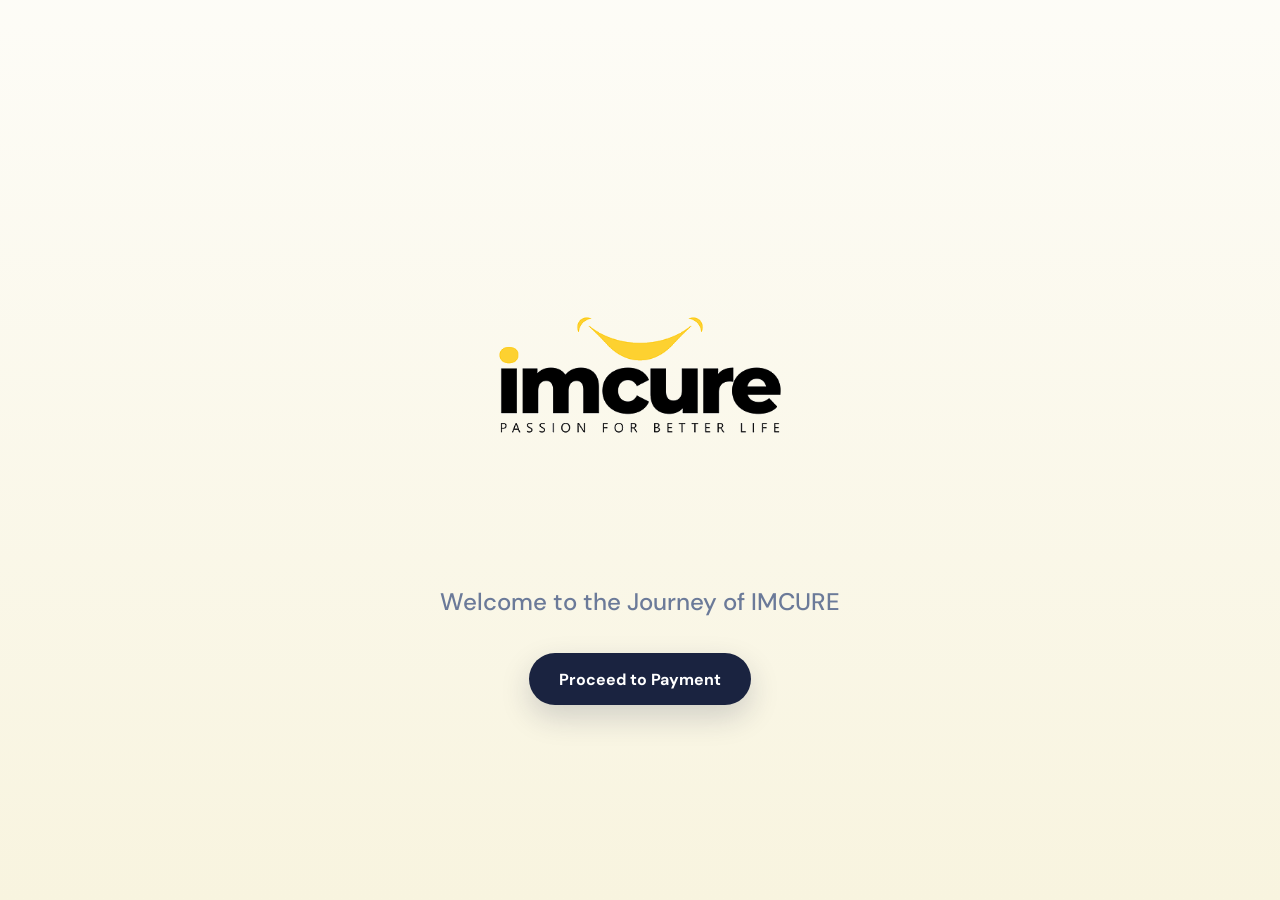
<file: index.html>
<!DOCTYPE html>
<html lang="en">
<head>
  <meta charset="UTF-8" />
  <meta name="viewport" content="width=device-width, initial-scale=1.0" />
  <title>IMCURE</title>
  <meta name="description" content="Welcome to the Journey of IMCURE." />
  <link rel="preconnect" href="https://fonts.googleapis.com" />
  <link rel="preconnect" href="https://fonts.gstatic.com" crossorigin />
  <link href="https://fonts.googleapis.com/css2?family=DM+Sans:wght@400;500;700&family=Fraunces:wght@700;900&display=swap" rel="stylesheet" />
  <style>
    :root {
      --gold: #f5a623;
      --navy: #1a2340;
      --cream: #f8f4df;
      --muted: #6b7a99;
      --white: #fff;
      --font-display: 'Fraunces', Georgia, serif;
      --font-body: 'DM Sans', system-ui, sans-serif;
    }
    * { box-sizing: border-box; margin: 0; padding: 0; }
    body {
      min-height: 100vh;
      background:
        linear-gradient(180deg, rgba(255,255,255,.74), rgba(248,244,223,.96)),
        var(--cream);
      color: var(--navy);
      font-family: var(--font-body);
    }
    .page {
      min-height: 100vh;
      display: flex;
      align-items: center;
      justify-content: center;
      padding: 28px 20px;
      text-align: center;
    }
    .inner {
      width: min(520px, 100%);
    }
    .logo {
      width: min(360px, 84vw);
      height: auto;
      display: block;
      margin: 0 auto 30px;
    }
    .welcome {
      color: var(--muted);
      font-size: clamp(18px, 4vw, 24px);
      line-height: 1.45;
      margin-bottom: 34px;
      font-weight: 500;
    }
    .btn {
      display: inline-flex;
      align-items: center;
      justify-content: center;
      min-height: 52px;
      padding: 0 30px;
      border-radius: 999px;
      background: var(--navy);
      color: var(--white);
      text-decoration: none;
      font-weight: 700;
      box-shadow: 0 12px 30px rgba(26,35,64,.18);
      transition: transform .18s ease, box-shadow .18s ease, background .18s ease;
    }
    .btn:hover {
      background: #243259;
      box-shadow: 0 16px 38px rgba(26,35,64,.24);
      transform: translateY(-1px);
    }
    .btn:focus-visible {
      outline: 3px solid rgba(245,166,35,.65);
      outline-offset: 4px;
    }
  </style>
</head>
<body>
  <main class="page">
    <section class="inner" aria-label="IMCURE landing">
      <img src="logo.png" alt="IMCURE" class="logo" />
      <p class="welcome">Welcome to the Journey of IMCURE</p>
      <a class="btn" id="paymentLink" href="payment.html">Proceed to Payment</a>
    </section>
  </main>
  <script>
    (function () {
      var link = document.getElementById('paymentLink');
      var qs = window.location.search || '';
      if (qs) link.href = 'payment.html' + qs;
    })();
  </script>
</body>
</html>
</file>
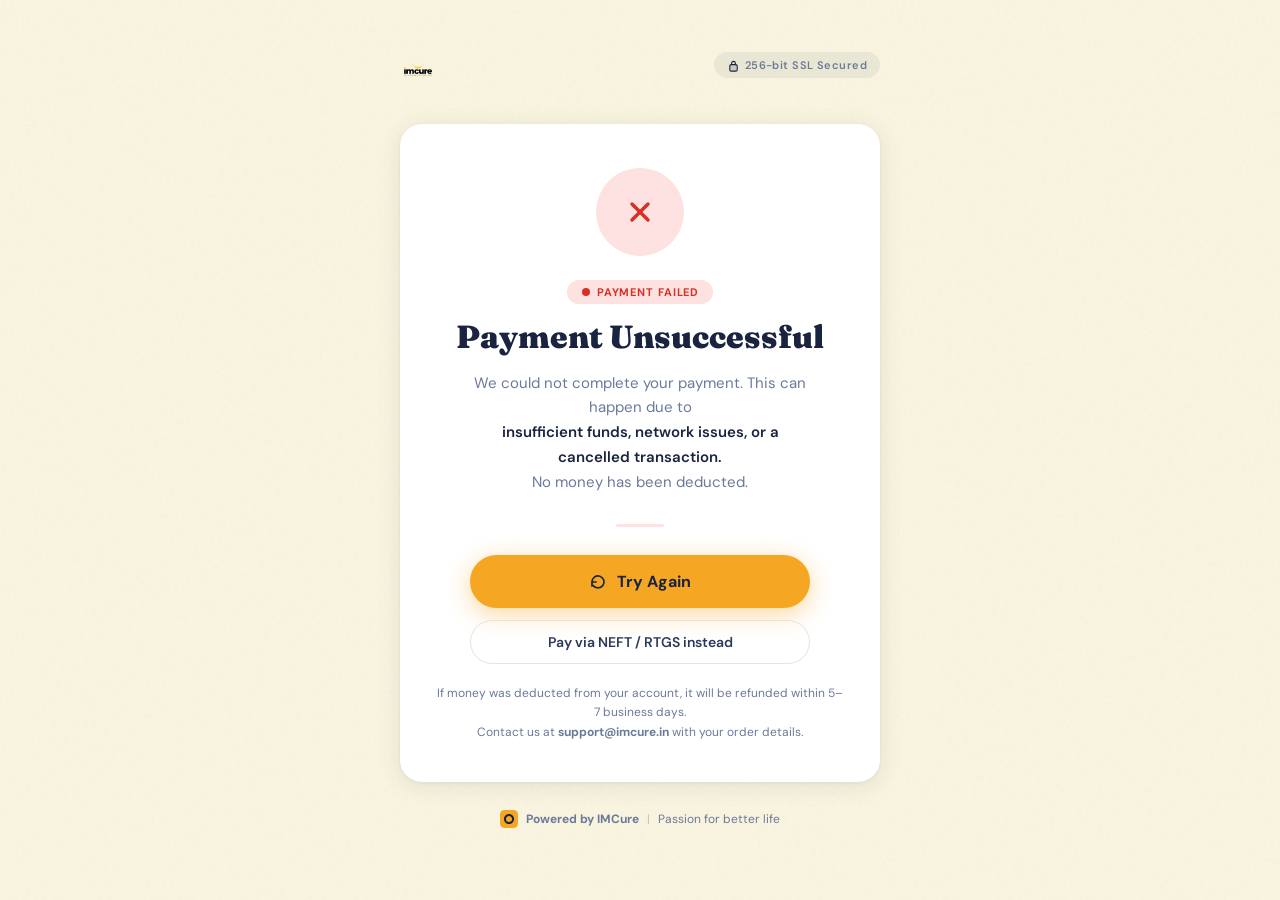
<file: payment-failed.html>
<!DOCTYPE html>
<html lang="en">
<head>
  <meta charset="UTF-8" />
  <meta name="viewport" content="width=device-width, initial-scale=1.0" />
  <title>IMCure - Payment Failed</title>
  <meta name="description" content="Payment could not be completed. Please try again." />
  <link rel="preconnect" href="https://fonts.googleapis.com" />
  <link rel="preconnect" href="https://fonts.gstatic.com" crossorigin />
  <link href="https://fonts.googleapis.com/css2?family=DM+Sans:wght@300;400;500;600;700&family=Fraunces:wght@700;900&display=swap" rel="stylesheet" />
  <link rel="stylesheet" href="style.css" />
  <style>
    .fail-page {
      min-height: 100vh;
      display: flex;
      flex-direction: column;
      align-items: center;
      justify-content: center;
      padding: 40px 20px 60px;
    }

    .fail-header {
      display: flex;
      align-items: center;
      justify-content: space-between;
      width: 100%;
      max-width: 480px;
      margin-bottom: 32px;
    }
    .fail-header .logo-img { height: 36px; width: auto; }
    .fail-header .ssl-badge {
      display: flex; align-items: center; gap: 5px;
      font-size: 11px; font-weight: 600; color: var(--text-muted); letter-spacing: .04em;
    }

    .fail-card {
      background: var(--card-bg);
      border-radius: var(--radius-lg);
      padding: 44px 36px 40px;
      max-width: 480px;
      width: 100%;
      box-shadow: var(--shadow-card);
      text-align: center;
      animation: fadeUp .5s ease both;
    }
    @keyframes fadeUp { from { opacity: 0; transform: translateY(18px); } to { opacity: 1; transform: translateY(0); } }

    /* ── Icon ──────────────────────────────────────────────────── */
    .fail-icon-wrap {
      width: 88px; height: 88px; border-radius: 50%;
      background: #fee2e2;
      display: flex; align-items: center; justify-content: center;
      margin: 0 auto 24px;
      animation: popIn .55s cubic-bezier(0.175,0.885,0.32,1.275) .1s both;
    }
    @keyframes popIn { 0% { transform: scale(0); opacity: 0; } 100% { transform: scale(1); opacity: 1; } }

    /* ── Badge ──────────────────────────────────────────────────── */
    .fail-badge {
      display: inline-flex; align-items: center; gap: 6px;
      background: #fee2e2; color: var(--error);
      font-size: 11px; font-weight: 700;
      letter-spacing: .08em; text-transform: uppercase;
      padding: 5px 14px; border-radius: 100px;
      margin-bottom: 14px;
    }

    /* ── Typography ─────────────────────────────────────────────── */
    .fail-title {
      font-family: var(--font-display);
      font-size: clamp(1.6rem, 5vw, 2rem);
      font-weight: 900; color: var(--navy);
      line-height: 1.2; margin-bottom: 14px;
    }
    .fail-desc {
      font-size: 15px; color: var(--text-muted);
      line-height: 1.65; max-width: 340px;
      margin: 0 auto 30px;
    }
    .fail-desc strong { color: var(--navy); font-weight: 600; }

    /* ── Reason box ─────────────────────────────────────────────── */
    .reason-box {
      display: none;
      background: #fff5f5;
      border: 1px solid rgba(217,48,37,.2);
      border-radius: var(--radius-sm);
      padding: 12px 16px;
      margin-bottom: 28px;
      font-size: 13px;
      color: var(--error);
      line-height: 1.5;
      text-align: left;
    }

    /* ── Divider ─────────────────────────────────────────────────── */
    .divider-line { width: 48px; height: 3px; background: #fee2e2; border-radius: 99px; margin: 0 auto 28px; }

    /* ── Buttons ────────────────────────────────────────────────── */
    .btn-group { display: flex; flex-direction: column; gap: 12px; align-items: center; }

    .retry-btn {
      display: inline-flex; align-items: center; justify-content: center; gap: 10px;
      background: var(--gold); color: var(--navy);
      font-family: var(--font-body); font-weight: 700; font-size: 16px;
      padding: 16px 36px; border-radius: 100px;
      border: none; cursor: pointer;
      width: 100%; max-width: 340px;
      box-shadow: var(--shadow-btn);
      transition: background var(--transition), transform var(--transition), box-shadow var(--transition);
      text-decoration: none;
    }
    .retry-btn:hover { background: var(--gold-dark); transform: translateY(-2px); box-shadow: 0 12px 36px rgba(245,166,35,.55); }

    .neft-btn {
      display: inline-flex; align-items: center; justify-content: center; gap: 10px;
      background: transparent; color: var(--navy-mid);
      font-family: var(--font-body); font-weight: 600; font-size: 14px;
      padding: 12px 28px; border-radius: 100px;
      border: 1.5px solid var(--border);
      cursor: pointer; width: 100%; max-width: 340px;
      text-decoration: none;
      transition: border-color var(--transition), background var(--transition);
    }
    .neft-btn:hover { border-color: var(--navy); background: rgba(26,35,64,.04); }

    .fail-note { font-size: 12px; color: var(--text-muted); margin-top: 20px; line-height: 1.6; }

    /* ── Footer ─────────────────────────────────────────────────── */
    .fail-footer { margin-top: 28px; display: flex; align-items: center; justify-content: center; gap: 8px; font-size: 12px; color: var(--text-muted); }

    @media (max-width: 480px) {
      .fail-card { padding: 32px 18px 32px; border-radius: var(--radius-md); }
      .fail-icon-wrap { width: 72px; height: 72px; }
    }
  </style>
</head>
<body>
<div class="bg-grain"></div>

<main class="page-wrapper fail-page">

  <div class="fail-header">
    <div class="logo-wrap" style="margin:0;">
      <img src="logo.png" alt="IMCure" class="logo-img" />
    </div>
    <div class="ssl-badge">
      <svg width="13" height="13" viewBox="0 0 14 14" fill="none"><rect x="3" y="6" width="8" height="7" rx="1.5" fill="#1a2340" opacity=".15"/><rect x="3" y="6" width="8" height="7" rx="1.5" stroke="#1a2340" stroke-width="1.2" fill="none"/><path d="M5 6V4.5A2 2 0 0 1 9 4.5V6" stroke="#1a2340" stroke-width="1.2" stroke-linecap="round"/></svg>
      256-bit SSL Secured
    </div>
  </div>

  <div class="fail-card">

    <div class="fail-icon-wrap">
      <svg width="40" height="40" viewBox="0 0 40 40" fill="none">
        <path d="M12 12L28 28M28 12L12 28" stroke="#D93025" stroke-width="3.5" stroke-linecap="round"/>
      </svg>
    </div>

    <div class="fail-badge">
      <svg width="10" height="10" viewBox="0 0 10 10"><circle cx="5" cy="5" r="4" fill="#D93025"/></svg>
      Payment Failed
    </div>

    <h1 class="fail-title">Payment Unsuccessful</h1>

    <p class="fail-desc">
      We could not complete your payment. This can happen due to<br />
      <strong>insufficient funds, network issues, or a cancelled transaction.</strong><br />
      No money has been deducted.
    </p>

    <div class="reason-box" id="reasonBox"></div>

    <div class="divider-line"></div>

    <div class="btn-group">
      <a class="retry-btn" href="payment.html" id="retryBtn">
        <svg width="18" height="18" viewBox="0 0 18 18" fill="none"><path d="M3 9a6 6 0 1 1 1.1 3.4" stroke="#1a2340" stroke-width="1.7" stroke-linecap="round"/><path d="M3 13V9h4" stroke="#1a2340" stroke-width="1.7" stroke-linecap="round" stroke-linejoin="round"/></svg>
        Try Again
      </a>
      <a class="neft-btn" href="payment.html" id="neftAlt">
        Pay via NEFT / RTGS instead
      </a>
    </div>

    <p class="fail-note">If money was deducted from your account, it will be refunded within 5–7 business days.<br />Contact us at <strong>support@imcure.in</strong> with your order details.</p>

  </div>

  <footer class="fail-footer">
    <svg width="18" height="18" viewBox="0 0 32 32" fill="none">
      <rect width="32" height="32" rx="8" fill="#F5A623"/>
      <path d="M16 7C11.03 7 7 11.03 7 16C7 20.97 11.03 25 16 25C20.97 25 25 20.97 25 16C25 11.03 20.97 7 16 7Z" fill="#1a2340"/>
      <path d="M16 10.5C12.97 10.5 10.5 12.97 10.5 16C10.5 19.03 12.97 21.5 16 21.5C19.03 21.5 21.5 19.03 21.5 16C21.5 12.97 19.03 10.5 16 10.5Z" fill="#F5A623"/>
    </svg>
    <strong>Powered by IMCure</strong>
    <span style="opacity:.4;">|</span>
    Passion for better life
  </footer>

</main>

<script>
(function () {
  "use strict";

  var params    = new URLSearchParams(window.location.search);
  var orderId   = params.get("order_id");
  var reason    = params.get("reason");
  var reasonBox = document.getElementById("reasonBox");
  var retryBtn  = document.getElementById("retryBtn");

  // Preserve amount param on retry so the form pre-fills
  var amount = params.get("amount");
  if (amount) {
    var retryUrl = "payment.html?amount=" + encodeURIComponent(amount);
    retryBtn.href = retryUrl;
    document.getElementById("neftAlt").href = retryUrl;
  }

  // Show reason if passed in URL
  if (reason && reasonBox) {
    reasonBox.style.display = "block";
    reasonBox.textContent   = decodeURIComponent(reason);
  }

  if (orderId && reasonBox && !reason) {
    reasonBox.style.display = "block";
    reasonBox.textContent   = "Order reference: " + orderId;
  }
})();
</script>
</body>
</html>
</file>
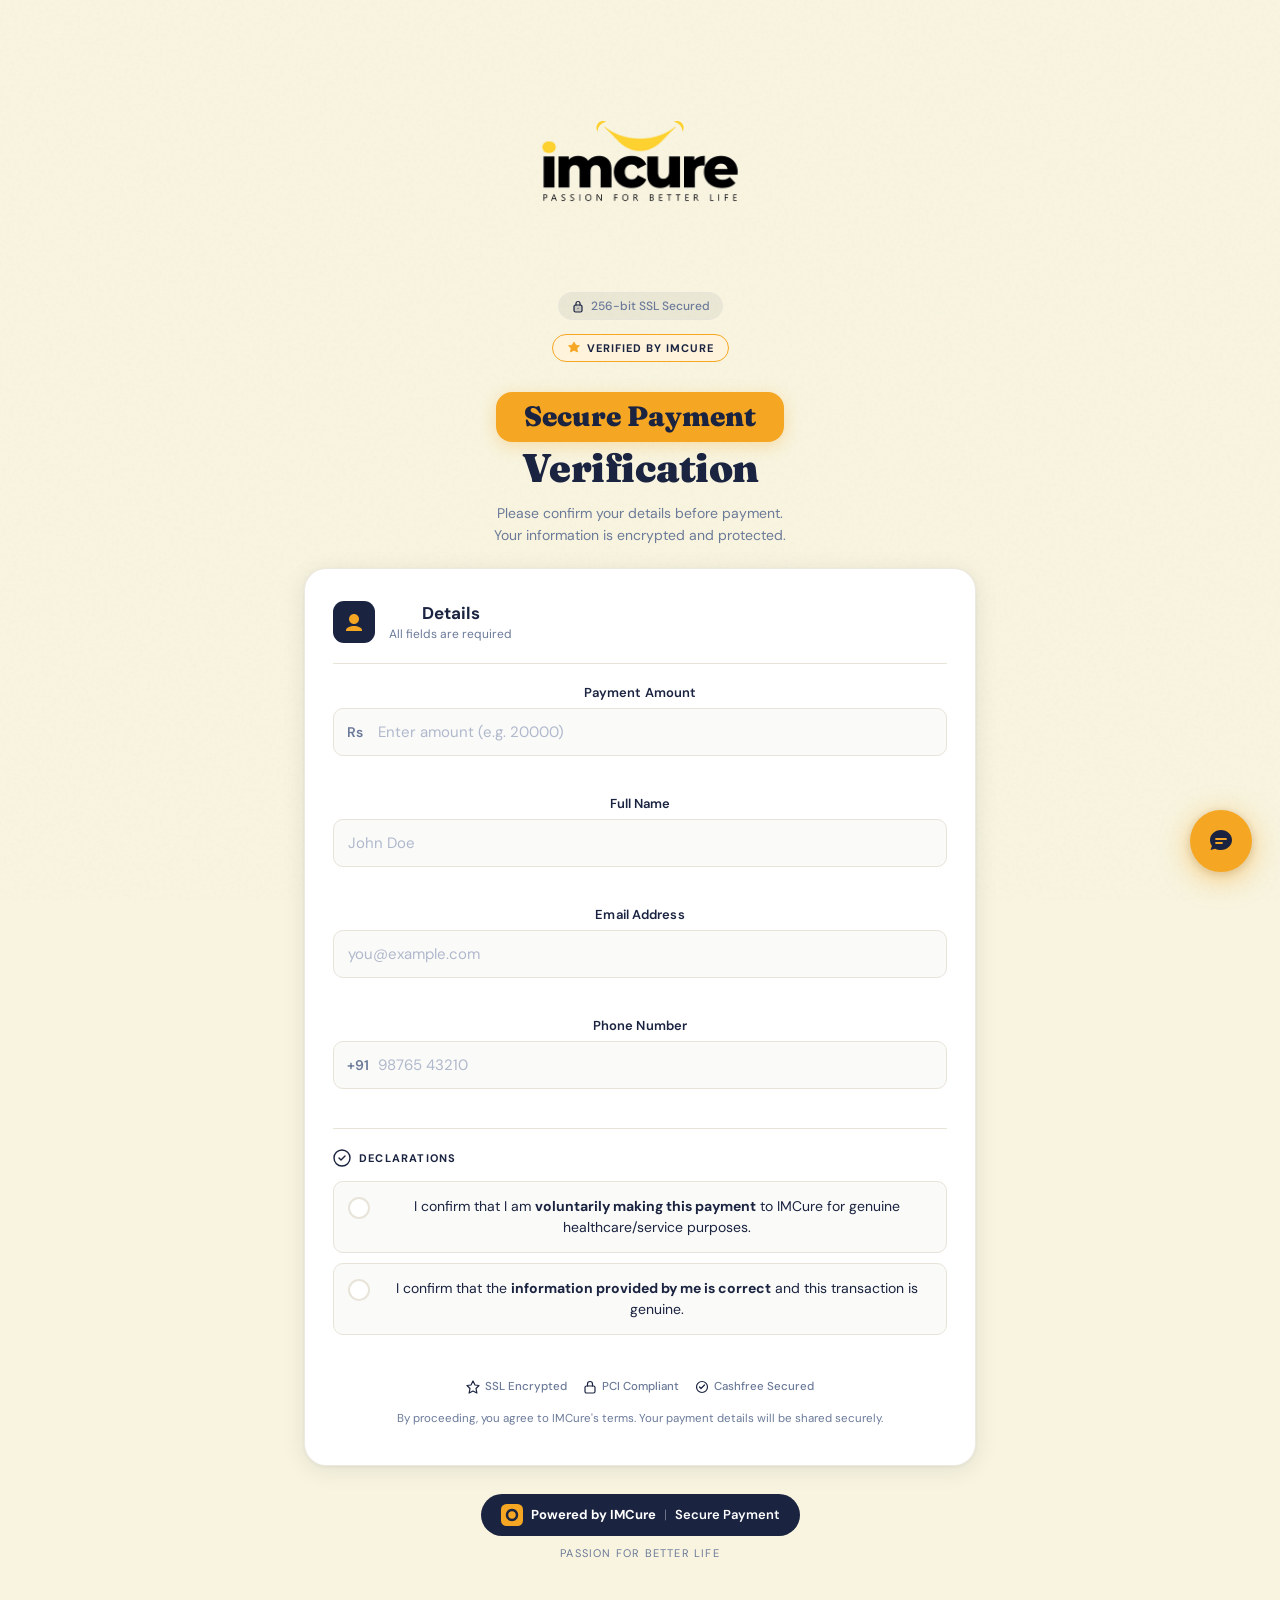
<file: payment.html>
<!DOCTYPE html>
<html lang="en">
<head>
  <meta charset="UTF-8" />
  <meta name="viewport" content="width=device-width, initial-scale=1.0" />
  <title>IMCure - Secure Payment Verification</title>
  <meta name="description" content="Secure payment verification powered by IMCure." />
  <link rel="preconnect" href="https://fonts.googleapis.com" />
  <link rel="preconnect" href="https://fonts.gstatic.com" crossorigin />
  <link href="https://fonts.googleapis.com/css2?family=DM+Sans:wght@300;400;500;600;700&family=Fraunces:wght@700;900&display=swap" rel="stylesheet" />
  <link rel="stylesheet" href="style.css" />
  <link rel="stylesheet" href="chatbot.css" />

  <!-- Cashfree JS SDK v3 -->
  <script src="https://sdk.cashfree.com/js/v3/cashfree.js"></script>
</head>
<body>

<div class="bg-grain"></div>

<main class="page-wrapper">
  <header class="site-header">
    <div class="logo-wrap">
      <img src="logo.png" alt="IMCure" class="logo-img" />
    </div>
    <div class="ssl-badge">
      <svg width="14" height="14" viewBox="0 0 14 14" fill="none"><rect x="3" y="6" width="8" height="7" rx="1.5" fill="#1a2340" opacity=".15"/><rect x="3" y="6" width="8" height="7" rx="1.5" stroke="#1a2340" stroke-width="1.2" fill="none"/><path d="M5 6V4.5A2 2 0 0 1 9 4.5V6" stroke="#1a2340" stroke-width="1.2" stroke-linecap="round"/><circle cx="7" cy="9.5" r=".8" fill="#1a2340" opacity=".5"/></svg>
      256-bit SSL Secured
    </div>
    <div class="verified-badge">
      <svg width="14" height="14" viewBox="0 0 14 14" fill="none"><path d="M7 1L8.8 4.2L12.5 4.7L9.9 7.2L10.5 11L7 9.2L3.5 11L4.1 7.2L1.5 4.7L5.2 4.2L7 1Z" fill="#F5A623" stroke="#F5A623" stroke-width=".8" stroke-linejoin="round"/></svg>
      VERIFIED BY IMCURE
    </div>
  </header>

  <section class="hero">
    <div class="hero-badge">Secure Payment</div>
    <h1 class="hero-title">Verification</h1>
    <p class="hero-desc">Please confirm your details before payment. Your information is encrypted and protected.</p>
  </section>

  <div class="amount-display" id="amountDisplay" style="display:none;">
    <span class="amount-label">Payment Amount</span>
    <span class="amount-value" id="amountValue">Rs 0</span>
  </div>

  <div class="card">
    <div class="card-header">
      <div class="card-icon">
        <svg width="20" height="20" viewBox="0 0 20 20" fill="none"><path d="M10 2C7.24 2 5 4.24 5 7C5 9.76 7.24 12 10 12C12.76 12 15 9.76 15 7C15 4.24 12.76 2 10 2Z" fill="#F5A623"/><path d="M10 14C5.99 14 2 16 2 18V19H18V18C18 16 14.01 14 10 14Z" fill="#F5A623"/></svg>
      </div>
      <div>
        <h2 class="card-title">Details</h2>
        <p class="card-subtitle">All fields are required</p>
      </div>
    </div>

    <div class="divider"></div>

    <form id="paymentForm" novalidate>
      <div class="field-group" id="amountFieldGroup">
        <label class="field-label" for="amount">Payment Amount</label>
        <div class="input-wrap">
          <span class="input-prefix">Rs</span>
          <input type="number" id="amount" name="amount" placeholder="Amount will come from link" min="1" class="field-input has-prefix" readonly />
        </div>
        <span class="field-error" id="amountError"></span>
      </div>

      <div class="field-group">
        <label class="field-label" for="fullName">Full Name</label>
        <input type="text" id="fullName" name="fullName" placeholder="John Doe" class="field-input" autocomplete="name" />
        <span class="field-error" id="nameError"></span>
      </div>

      <div class="field-group">
        <label class="field-label" for="email">Email Address</label>
        <input type="email" id="email" name="email" placeholder="you@example.com" class="field-input" autocomplete="email" />
        <span class="field-error" id="emailError"></span>
      </div>

      <div class="field-group">
        <label class="field-label" for="phone">Phone Number</label>
        <div class="input-wrap">
          <span class="input-prefix">+91</span>
          <input type="tel" id="phone" name="phone" placeholder="98765 43210" class="field-input has-prefix" maxlength="10" autocomplete="tel" />
        </div>
        <span class="field-error" id="phoneError"></span>
      </div>

      <div class="divider"></div>

      <div class="declarations-header">
        <svg width="18" height="18" viewBox="0 0 18 18" fill="none"><circle cx="9" cy="9" r="8" stroke="#1a2340" stroke-width="1.4"/><path d="M6 9L8 11L12 7" stroke="#1a2340" stroke-width="1.4" stroke-linecap="round" stroke-linejoin="round"/></svg>
        DECLARATIONS
      </div>

      <div class="declaration-box" id="decl1Box">
        <label class="declaration-label">
          <input type="checkbox" id="decl1" name="decl1" class="decl-checkbox" />
          <span class="custom-check">
            <svg width="10" height="8" viewBox="0 0 10 8" fill="none"><path d="M1 4L3.5 6.5L9 1" stroke="white" stroke-width="1.8" stroke-linecap="round" stroke-linejoin="round"/></svg>
          </span>
          <span>I confirm that I am <strong>voluntarily making this payment</strong> to IMCure for genuine healthcare/service purposes.</span>
        </label>
      </div>

      <div class="declaration-box" id="decl2Box">
        <label class="declaration-label">
          <input type="checkbox" id="decl2" name="decl2" class="decl-checkbox" />
          <span class="custom-check">
            <svg width="10" height="8" viewBox="0 0 10 8" fill="none"><path d="M1 4L3.5 6.5L9 1" stroke="white" stroke-width="1.8" stroke-linecap="round" stroke-linejoin="round"/></svg>
          </span>
          <span>I confirm that the <strong>information provided by me is correct</strong> and this transaction is genuine.</span>
        </label>
      </div>
      <span class="field-error" id="declError"></span>

      <div class="payment-actions" id="paymentActions" aria-hidden="true">

        <!-- UPI — opens UPI app with pre-filled amount — full width -->
        <button type="button" class="pay-btn pay-btn-secondary" id="upiBtn">
          <span class="pay-btn-text">Pay Through UPI</span>
          <svg class="pay-btn-arrow" width="20" height="20" viewBox="0 0 20 20" fill="none"><rect x="5" y="2" width="10" height="16" rx="2" stroke="currentColor" stroke-width="1.8"/><circle cx="10" cy="15.5" r=".8" fill="currentColor" opacity=".7"/><path d="M7.5 9.5l2.5-2.5 2.5 2.5" stroke="currentColor" stroke-width="1.6" stroke-linecap="round" stroke-linejoin="round"/><path d="M10 7V12" stroke="currentColor" stroke-width="1.6" stroke-linecap="round"/></svg>
        </button>

        <!-- NEFT / RTGS -->
        <button type="button" class="pay-btn pay-btn-secondary" id="neftBtn">
          <span class="pay-btn-text">Pay via NEFT / RTGS</span>
          <svg class="pay-btn-arrow" width="20" height="20" viewBox="0 0 20 20" fill="none"><path d="M4 10H16M16 10L11 5M16 10L11 15" stroke="currentColor" stroke-width="2" stroke-linecap="round" stroke-linejoin="round"/></svg>
          <span class="pay-btn-spinner" id="neftSpinner" style="display:none;">
            <svg width="20" height="20" viewBox="0 0 20 20" fill="none" class="spin"><circle cx="10" cy="10" r="8" stroke="rgba(255,255,255,0.3)" stroke-width="2.5"/><path d="M10 2A8 8 0 0 1 18 10" stroke="white" stroke-width="2.5" stroke-linecap="round"/></svg>
          </span>
        </button>

        <!-- Cashfree — Card / UPI / Net Banking -->
        <button type="button" class="pay-btn" id="cashfreeBtn">
          <span class="pay-btn-text">Pay Online</span>
          <svg class="pay-btn-arrow" width="20" height="20" viewBox="0 0 20 20" fill="none"><rect x="2" y="5" width="16" height="11" rx="2" stroke="currentColor" stroke-width="1.8"/><path d="M2 9h16" stroke="currentColor" stroke-width="1.8"/><path d="M5 13h3" stroke="currentColor" stroke-width="1.8" stroke-linecap="round"/></svg>
          <span class="pay-btn-spinner" id="cashfreeSpinner" style="display:none;">
            <svg width="20" height="20" viewBox="0 0 20 20" fill="none" class="spin"><circle cx="10" cy="10" r="8" stroke="rgba(26,35,64,0.25)" stroke-width="2.5"/><path d="M10 2A8 8 0 0 1 18 10" stroke="#1a2340" stroke-width="2.5" stroke-linecap="round"/></svg>
          </span>
        </button>

      </div>

      <p id="cashfreeSubtext" class="footer-note" style="display:none; margin-top:8px; color:var(--text-muted); font-size:11.5px;">
        Card &bull; UPI &bull; Net Banking &bull; Wallets — powered by Cashfree
      </p>

      <div class="trust-row">
        <div class="trust-item">
          <svg width="14" height="14" viewBox="0 0 14 14" fill="none"><path d="M7 1L9 5L13 5.5L10 8.5L10.9 13L7 11L3.1 13L4 8.5L1 5.5L5 5L7 1Z" fill="none" stroke="#1a2340" stroke-width="1.2" stroke-linejoin="round"/></svg>
          SSL Encrypted
        </div>
        <div class="trust-item">
          <svg width="14" height="14" viewBox="0 0 14 14" fill="none"><rect x="2" y="6" width="10" height="7" rx="1.5" stroke="#1a2340" stroke-width="1.2"/><path d="M4.5 6V4A2.5 2.5 0 0 1 9.5 4V6" stroke="#1a2340" stroke-width="1.2" stroke-linecap="round"/></svg>
          PCI Compliant
        </div>
        <div class="trust-item">
          <svg width="14" height="14" viewBox="0 0 14 14" fill="none"><circle cx="7" cy="7" r="5.5" stroke="#1a2340" stroke-width="1.2"/><path d="M4.5 7L6 8.5L9.5 5" stroke="#1a2340" stroke-width="1.2" stroke-linecap="round" stroke-linejoin="round"/></svg>
          Cashfree Secured
        </div>
      </div>

      <p class="footer-note">By proceeding, you agree to IMCure's terms. Your payment details will be shared securely.</p>
    </form>
  </div>

  <footer class="site-footer">
    <div class="footer-brand">
      <svg width="22" height="22" viewBox="0 0 32 32" fill="none"><rect width="32" height="32" rx="8" fill="#F5A623"/><path d="M16 7C11.03 7 7 11.03 7 16C7 20.97 11.03 25 16 25C20.97 25 25 20.97 25 16C25 11.03 20.97 7 16 7Z" fill="#1a2340"/><path d="M16 10.5C12.97 10.5 10.5 12.97 10.5 16C10.5 19.03 12.97 21.5 16 21.5C19.03 21.5 21.5 19.03 21.5 16C21.5 12.97 19.03 10.5 16 10.5Z" fill="#F5A623"/></svg>
      <strong>Powered by IMCure</strong>
      <span class="footer-sep">|</span>
      Secure Payment
    </div>
    <p class="footer-tagline">Passion for better life</p>
  </footer>
</main>

<div class="toast" id="toast"></div>

<!-- NEFT / RTGS popup — unchanged -->
<div class="popup-overlay" id="paymentPopup" style="display:none;">
  <div class="popup-box">
    <button class="popup-close" id="popupClose" aria-label="Close">
      <svg width="20" height="20" viewBox="0 0 20 20" fill="none"><path d="M4 4L16 16M16 4L4 16" stroke="currentColor" stroke-width="2" stroke-linecap="round"/></svg>
    </button>

    <div class="popup-header">
      <img src="logo.png" alt="IMCure" style="height:36px;" />
      <h2 class="popup-title">Complete Your Payment</h2>
      <p class="popup-subtitle">Scan QR or use bank details below</p>
    </div>

    <div class="popup-amount" id="popupAmount"></div>

    <div class="popup-poster-wrap">
      <img src="payment-poster.jpg" alt="IMCure Payment QR" class="popup-poster" />
    </div>

    <div class="neft-box">
      <div class="neft-title">
        <svg width="16" height="16" viewBox="0 0 16 16" fill="none"><rect x="1" y="4" width="14" height="10" rx="2" stroke="#1a2340" stroke-width="1.4"/><path d="M5 4V3a3 3 0 0 1 6 0v1" stroke="#1a2340" stroke-width="1.4" stroke-linecap="round"/></svg>
        NEFT / Bank Transfer Details
      </div>
      <div class="neft-row"><span>Company Name</span><strong>CYGNUS SERVICES PVT LTD</strong></div>
      <div class="neft-row"><span>Account No.</span><strong>0051571139</strong></div>
      <div class="neft-row"><span>IFSC Code</span><strong>KKBK0002129</strong></div>
      <div class="neft-row"><span>Branch</span><strong>Dombivali Palava Casa Rio</strong></div>
      <div class="neft-row"><span>Bank</span><strong>Kotak Mahindra Bank</strong></div>
    </div>

    <p class="popup-note">After payment, please share the screenshot with your IMCure representative.</p>
  </div>
</div>

<script src="app.js?v=5"></script>
<script src="chatbot.js"></script>
</body>
</html>
</file>
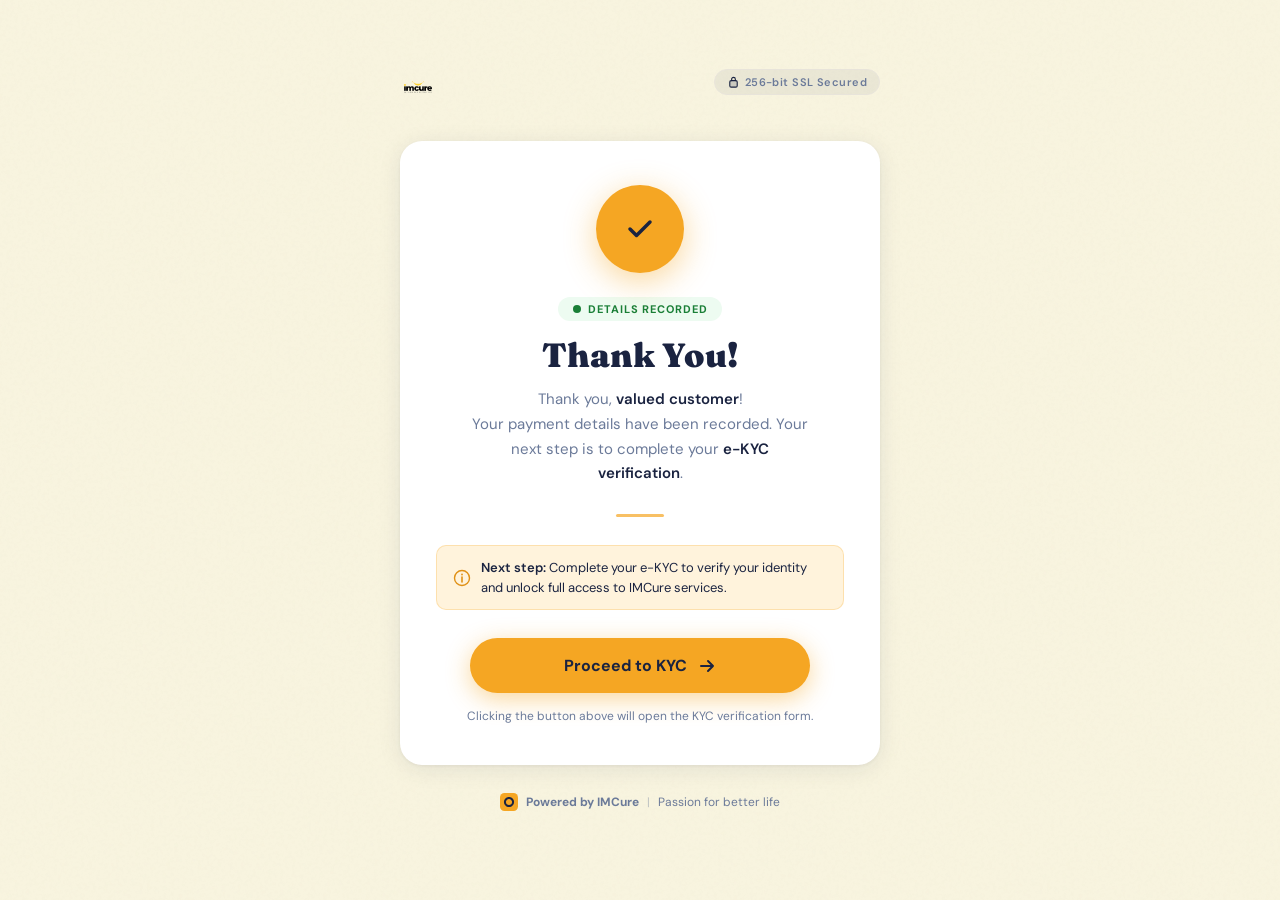
<file: success.html>
<!DOCTYPE html>
<html lang="en">
<head>
  <meta charset="UTF-8" />
  <meta name="viewport" content="width=device-width, initial-scale=1.0" />
  <title>IMCure - Payment Successful</title>
  <meta name="description" content="Your payment has been confirmed by IMCure." />
  <link rel="preconnect" href="https://fonts.googleapis.com" />
  <link rel="preconnect" href="https://fonts.gstatic.com" crossorigin />
  <link href="https://fonts.googleapis.com/css2?family=DM+Sans:wght@300;400;500;600;700&family=Fraunces:wght@700;900&display=swap" rel="stylesheet" />
  <link rel="stylesheet" href="style.css" />
  <style>
    /* ── Page layout ─────────────────────────────────────────── */
    .success-page {
      min-height: 100vh;
      display: flex;
      flex-direction: column;
      align-items: center;
      justify-content: center;
      padding: 40px 20px 60px;
    }
    .success-header {
      display: flex;
      align-items: center;
      justify-content: space-between;
      width: 100%;
      max-width: 480px;
      margin-bottom: 32px;
    }
    .success-header .logo-img { height: 36px; width: auto; }
    .success-header .ssl-badge { display: flex; align-items: center; gap: 5px; font-size: 11px; font-weight: 600; color: var(--text-muted); letter-spacing: .04em; }

    /* ── Card ────────────────────────────────────────────────── */
    .success-card {
      background: var(--card-bg);
      border-radius: var(--radius-lg);
      padding: 44px 36px 40px;
      max-width: 480px;
      width: 100%;
      box-shadow: var(--shadow-card);
      text-align: center;
      animation: fadeUp .5s ease both;
    }
    @keyframes fadeUp { from { opacity: 0; transform: translateY(18px); } to { opacity: 1; transform: translateY(0); } }

    /* ── Loading state ───────────────────────────────────────── */
    .loading-wrap {
      display: flex;
      flex-direction: column;
      align-items: center;
      gap: 16px;
      padding: 20px 0;
    }
    .loading-ring {
      width: 56px; height: 56px;
      border: 3px solid var(--border);
      border-top-color: var(--gold);
      border-radius: 50%;
      animation: spin .8s linear infinite;
    }
    @keyframes spin { to { transform: rotate(360deg); } }
    .loading-text { font-size: 14px; color: var(--text-muted); }

    /* ── Check icon ──────────────────────────────────────────── */
    .check-wrap {
      width: 88px; height: 88px; border-radius: 50%;
      background: var(--gold);
      display: flex; align-items: center; justify-content: center;
      margin: 0 auto 24px;
      box-shadow: 0 8px 32px rgba(245,166,35,.45);
      animation: popIn .55s cubic-bezier(0.175,0.885,0.32,1.275) .1s both;
    }
    @keyframes popIn { 0% { transform: scale(0); opacity: 0; } 100% { transform: scale(1); opacity: 1; } }

    /* ── Success badge ───────────────────────────────────────── */
    .success-badge {
      display: inline-flex; align-items: center; gap: 6px;
      background: #edfbf1; color: var(--success);
      font-size: 11px; font-weight: 700;
      letter-spacing: .08em; text-transform: uppercase;
      padding: 5px 14px; border-radius: 100px;
      margin-bottom: 14px;
    }

    /* ── Typography ──────────────────────────────────────────── */
    .success-title {
      font-family: var(--font-display);
      font-size: clamp(1.6rem, 5vw, 2.1rem);
      font-weight: 900; color: var(--navy);
      line-height: 1.2; margin-bottom: 12px;
    }
    .success-desc {
      font-size: 15px; color: var(--text-muted);
      line-height: 1.65; max-width: 340px;
      margin: 0 auto 28px;
    }
    .success-desc strong { color: var(--navy); font-weight: 600; }

    /* ── Order details box ───────────────────────────────────── */
    .order-details {
      background: var(--bg);
      border: 1px solid var(--border);
      border-radius: var(--radius-md);
      padding: 16px;
      margin-bottom: 28px;
      text-align: left;
    }
    .order-row {
      display: flex; justify-content: space-between; align-items: center;
      padding: 8px 0;
      border-bottom: 1px solid var(--border);
      font-size: 13px; gap: 12px;
    }
    .order-row:last-child { border-bottom: none; padding-bottom: 0; }
    .order-row span  { color: var(--text-muted); flex-shrink: 0; }
    .order-row strong { color: var(--navy); text-align: right; font-weight: 600; word-break: break-all; }
    .order-row .paid-chip {
      background: #edfbf1; color: var(--success);
      font-size: 11px; font-weight: 700;
      padding: 3px 10px; border-radius: 100px;
    }

    /* ── Divider ─────────────────────────────────────────────── */
    .divider-line { width: 48px; height: 3px; background: var(--gold); border-radius: 99px; margin: 0 auto 28px; opacity: .7; }

    /* ── Info strip ──────────────────────────────────────────── */
    .info-strip {
      display: flex; align-items: center; gap: 10px;
      background: var(--gold-light);
      border: 1px solid rgba(245,166,35,.25);
      border-radius: var(--radius-sm);
      padding: 12px 16px; margin-bottom: 28px; text-align: left;
    }
    .info-strip-icon { flex-shrink: 0; color: var(--gold-dark); }
    .info-strip-text { font-size: 13px; color: var(--navy); line-height: 1.5; }
    .info-strip-text strong { font-weight: 600; }

    /* ── CTA button ──────────────────────────────────────────── */
    .kyc-btn {
      display: inline-flex; align-items: center; justify-content: center; gap: 10px;
      background: var(--gold); color: var(--navy);
      font-family: var(--font-body); font-weight: 700; font-size: 16px;
      padding: 17px 40px; border-radius: 100px;
      border: none; cursor: pointer; width: 100%; max-width: 340px;
      box-shadow: var(--shadow-btn);
      transition: background var(--transition), transform var(--transition), box-shadow var(--transition);
      text-decoration: none;
    }
    .kyc-btn:hover { background: var(--gold-dark); transform: translateY(-2px); box-shadow: 0 12px 36px rgba(245,166,35,.55); }
    .kyc-btn:active { transform: translateY(0); }
    .kyc-btn:disabled { opacity: .7; cursor: not-allowed; transform: none; }
    .kyc-btn-arrow { flex-shrink: 0; transition: transform var(--transition); }
    .kyc-btn:hover .kyc-btn-arrow { transform: translateX(4px); }
    .kyc-note { font-size: 12px; color: var(--text-muted); margin-top: 14px; line-height: 1.5; }

    /* ── Error state ─────────────────────────────────────────── */
    .error-wrap { display: none; }
    .error-icon-wrap {
      width: 88px; height: 88px; border-radius: 50%;
      background: #fee2e2;
      display: flex; align-items: center; justify-content: center;
      margin: 0 auto 24px;
    }
    .error-badge {
      display: inline-flex; align-items: center; gap: 6px;
      background: #fee2e2; color: var(--error);
      font-size: 11px; font-weight: 700;
      letter-spacing: .08em; text-transform: uppercase;
      padding: 5px 14px; border-radius: 100px;
      margin-bottom: 14px;
    }
    .error-title { font-family: var(--font-display); font-size: 1.8rem; font-weight: 900; color: var(--navy); margin-bottom: 12px; }
    .error-desc  { font-size: 15px; color: var(--text-muted); line-height: 1.65; max-width: 320px; margin: 0 auto 28px; }
    .retry-btn {
      display: inline-flex; align-items: center; justify-content: center; gap: 10px;
      background: var(--navy); color: #fff;
      font-family: var(--font-body); font-weight: 700; font-size: 16px;
      padding: 16px 36px; border-radius: 100px;
      border: none; cursor: pointer; text-decoration: none;
      box-shadow: 0 6px 24px rgba(26,35,64,.25);
      transition: background var(--transition), transform var(--transition);
    }
    .retry-btn:hover { background: var(--navy-mid); transform: translateY(-2px); }

    /* ── NEFT success (generic) ──────────────────────────────── */
    .neft-success { display: none; }

    /* ── Footer ──────────────────────────────────────────────── */
    .success-footer { margin-top: 28px; display: flex; align-items: center; justify-content: center; gap: 8px; font-size: 12px; color: var(--text-muted); }

    @media (max-width: 480px) {
      .success-card { padding: 32px 18px 32px; border-radius: var(--radius-md); }
      .check-wrap { width: 72px; height: 72px; }
    }
  </style>
</head>
<body>
<div class="bg-grain"></div>

<main class="page-wrapper success-page">

  <div class="success-header">
    <div class="logo-wrap" style="margin:0;">
      <img src="logo.png" alt="IMCure" class="logo-img" />
    </div>
    <div class="ssl-badge">
      <svg width="13" height="13" viewBox="0 0 14 14" fill="none"><rect x="3" y="6" width="8" height="7" rx="1.5" fill="#1a2340" opacity=".15"/><rect x="3" y="6" width="8" height="7" rx="1.5" stroke="#1a2340" stroke-width="1.2" fill="none"/><path d="M5 6V4.5A2 2 0 0 1 9 4.5V6" stroke="#1a2340" stroke-width="1.2" stroke-linecap="round"/></svg>
      256-bit SSL Secured
    </div>
  </div>

  <div class="success-card">

    <!-- ── Verifying state (shown while calling verify-payment.php) ── -->
    <div id="verifyingWrap" class="loading-wrap">
      <div class="loading-ring"></div>
      <p class="loading-text">Verifying your payment…</p>
    </div>

    <!-- ── Cashfree payment confirmed ── -->
    <div id="cashfreeSuccess" style="display:none;">
      <div class="check-wrap">
        <svg width="38" height="38" viewBox="0 0 38 38" fill="none">
          <path d="M9 19L15.5 25.5L29 12" stroke="#1a2340" stroke-width="3.5" stroke-linecap="round" stroke-linejoin="round"/>
        </svg>
      </div>
      <div class="success-badge">
        <svg width="10" height="10" viewBox="0 0 10 10"><circle cx="5" cy="5" r="4" fill="#1A7F37"/></svg>
        Payment Confirmed
      </div>
      <h1 class="success-title">Payment Successful!</h1>
      <p class="success-desc">
        Thank you, <strong id="cfCustomerName">valued customer</strong>!<br />
        Your payment has been confirmed by Cashfree.
      </p>

      <div class="order-details" id="cfOrderDetails">
        <div class="order-row">
          <span>Order ID</span>
          <strong id="cfOrderId">—</strong>
        </div>
        <div class="order-row">
          <span>Amount Paid</span>
          <strong id="cfAmount">—</strong>
        </div>
        <div class="order-row">
          <span>Status</span>
          <span class="paid-chip">PAID</span>
        </div>
      </div>

      <div class="divider-line"></div>

      <div class="info-strip">
        <svg class="info-strip-icon" width="18" height="18" viewBox="0 0 18 18" fill="none">
          <circle cx="9" cy="9" r="7.5" stroke="#E09015" stroke-width="1.4"/>
          <path d="M9 8v5" stroke="#E09015" stroke-width="1.6" stroke-linecap="round"/>
          <circle cx="9" cy="5.5" r=".9" fill="#E09015"/>
        </svg>
        <p class="info-strip-text">
          <strong>You're all set!</strong> Our team will get in touch with you at the email and phone number provided.
        </p>
      </div>

      <button class="kyc-btn" id="kycBtnCf" type="button">
        <span>Proceed to KYC</span>
        <svg class="kyc-btn-arrow" width="20" height="20" viewBox="0 0 20 20" fill="none">
          <path d="M4 10H16M16 10L11 5M16 10L11 15" stroke="currentColor" stroke-width="2" stroke-linecap="round" stroke-linejoin="round"/>
        </svg>
      </button>
      <p class="kyc-note">Complete your e-KYC verification to activate your IMCure account.</p>
    </div>

    <!-- ── NEFT / manual success (no verification needed) ── -->
    <div id="neftSuccess" class="neft-success">
      <div class="check-wrap">
        <svg width="38" height="38" viewBox="0 0 38 38" fill="none">
          <path d="M9 19L15.5 25.5L29 12" stroke="#1a2340" stroke-width="3.5" stroke-linecap="round" stroke-linejoin="round"/>
        </svg>
      </div>
      <div class="success-badge">
        <svg width="10" height="10" viewBox="0 0 10 10"><circle cx="5" cy="5" r="4" fill="#1A7F37"/></svg>
        Details Recorded
      </div>
      <h1 class="success-title">Thank You!</h1>
      <p class="success-desc">
        Thank you, <strong id="neftCustomerName">valued customer</strong>!<br />
        Your payment details have been recorded. Your next step is to complete your <strong>e-KYC verification</strong>.
      </p>
      <div class="divider-line"></div>
      <div class="info-strip">
        <svg class="info-strip-icon" width="18" height="18" viewBox="0 0 18 18" fill="none">
          <circle cx="9" cy="9" r="7.5" stroke="#E09015" stroke-width="1.4"/>
          <path d="M9 8v5" stroke="#E09015" stroke-width="1.6" stroke-linecap="round"/>
          <circle cx="9" cy="5.5" r=".9" fill="#E09015"/>
        </svg>
        <p class="info-strip-text">
          <strong>Next step:</strong> Complete your e-KYC to verify your identity and unlock full access to IMCure services.
        </p>
      </div>
      <button class="kyc-btn" id="kycBtnNeft" type="button">
        <span>Proceed to KYC</span>
        <svg class="kyc-btn-arrow" width="20" height="20" viewBox="0 0 20 20" fill="none">
          <path d="M4 10H16M16 10L11 5M16 10L11 15" stroke="currentColor" stroke-width="2" stroke-linecap="round" stroke-linejoin="round"/>
        </svg>
      </button>
      <p class="kyc-note">Clicking the button above will open the KYC verification form.</p>
    </div>

    <!-- ── Payment failed / not verified ── -->
    <div id="failedWrap" class="error-wrap">
      <div class="error-icon-wrap">
        <svg width="38" height="38" viewBox="0 0 38 38" fill="none">
          <path d="M12 12L26 26M26 12L12 26" stroke="#D93025" stroke-width="3.2" stroke-linecap="round"/>
        </svg>
      </div>
      <div class="error-badge">
        <svg width="10" height="10" viewBox="0 0 10 10"><circle cx="5" cy="5" r="4" fill="#D93025"/></svg>
        Payment Not Confirmed
      </div>
      <h1 class="error-title">Payment Unsuccessful</h1>
      <p class="error-desc" id="failedDesc">
        We could not confirm your payment. Please try again or use NEFT/RTGS if the issue persists.
      </p>
      <a class="retry-btn" href="payment.html">
        <svg width="18" height="18" viewBox="0 0 18 18" fill="none"><path d="M3 9a6 6 0 1 1 1.1 3.4" stroke="white" stroke-width="1.7" stroke-linecap="round"/><path d="M3 13V9h4" stroke="white" stroke-width="1.7" stroke-linecap="round" stroke-linejoin="round"/></svg>
        Try Again
      </a>
    </div>

  </div>

  <footer class="success-footer">
    <svg width="18" height="18" viewBox="0 0 32 32" fill="none">
      <rect width="32" height="32" rx="8" fill="#F5A623"/>
      <path d="M16 7C11.03 7 7 11.03 7 16C7 20.97 11.03 25 16 25C20.97 25 25 20.97 25 16C25 11.03 20.97 7 16 7Z" fill="#1a2340"/>
      <path d="M16 10.5C12.97 10.5 10.5 12.97 10.5 16C10.5 19.03 12.97 21.5 16 21.5C19.03 21.5 21.5 19.03 21.5 16C21.5 12.97 19.03 10.5 16 10.5Z" fill="#F5A623"/>
    </svg>
    <strong>Powered by IMCure</strong>
    <span style="opacity:.4;">|</span>
    Passion for better life
  </footer>

</main>

<script>
(function () {
  "use strict";

  // ── Replace with your Hostinger domain ─────────────────────────────────────
  var CASHFREE_BACKEND = "https://imcure.in/cashfree";
  var KYC_PAGE_URL     = "https://imcure.github.io/imcure-kyc/";

  var params   = new URLSearchParams(window.location.search);
  var orderId  = params.get("order_id");   // Cashfree payment
  var sid      = params.get("sid");        // NEFT payment
  var cfSid    = params.get("cf_sid");     // submission ID from Cashfree flow

  // DOM refs
  var verifyingWrap   = document.getElementById("verifyingWrap");
  var cashfreeSuccess = document.getElementById("cashfreeSuccess");
  var neftSuccess     = document.getElementById("neftSuccess");
  var failedWrap      = document.getElementById("failedWrap");
  var failedDesc      = document.getElementById("failedDesc");

  // Prevent back-button to payment form
  if (window.history && window.history.replaceState) {
    window.history.replaceState({ imcure: "success" }, document.title, window.location.href);
  }

  // Load customer name from localStorage
  var customer = null;
  try { customer = JSON.parse(localStorage.getItem("imcure_customer") || "null"); } catch (e) {}

  // ── KYC button helpers ────────────────────────────────────────────────────
  function goToKyc(submissionId) {
    var url = new URL(KYC_PAGE_URL);
    url.searchParams.set("payment", "success");
    if (submissionId) url.searchParams.set("sid", submissionId);
    window.location.href = url.toString();
  }

  function attachKycBtn(btnId, submissionId) {
    var btn = document.getElementById(btnId);
    if (!btn) return;
    btn.addEventListener("click", function () {
      btn.disabled = true;
      btn.querySelector("span").textContent = "Opening KYC…";
      goToKyc(submissionId);
    });
  }

  // ── Cashfree flow ─────────────────────────────────────────────────────────
  function showCashfreeSuccess(data) {
    verifyingWrap.style.display = "none";
    cashfreeSuccess.style.display = "block";

    var nameEl   = document.getElementById("cfCustomerName");
    var orderEl  = document.getElementById("cfOrderId");
    var amountEl = document.getElementById("cfAmount");

    var displayName = (data && data.customer_name) || (customer && customer.name) || "valued customer";
    if (nameEl)   nameEl.textContent = displayName;
    if (orderEl)  orderEl.textContent = (data && data.order_id) || orderId || "—";
    if (amountEl) {
      var amt = (data && data.order_amount) ? data.order_amount : 0;
      amountEl.textContent = amt
        ? new Intl.NumberFormat("en-IN", { style: "currency", currency: "INR", maximumFractionDigits: 0 }).format(amt)
        : "—";
    }
    attachKycBtn("kycBtnCf", cfSid || sid);
  }

  function showFailed(message) {
    verifyingWrap.style.display  = "none";
    cashfreeSuccess.style.display = "none";
    neftSuccess.style.display    = "none";
    failedWrap.style.display     = "block";
    if (message && failedDesc) failedDesc.textContent = message;
  }

  async function verifyCashfreePayment() {
    try {
      var res  = await fetch(CASHFREE_BACKEND + "/verify-payment.php?order_id=" + encodeURIComponent(orderId));
      var data = await res.json();

      if (!res.ok || data.error) {
        showFailed(data.error || "Could not verify payment. Please contact support.");
        return;
      }

      if (data.order_status === "PAID") {
        showCashfreeSuccess(data);
      } else if (data.order_status === "ACTIVE" || data.order_status === "EXPIRED") {
        showFailed("Payment was not completed (status: " + data.order_status + "). Please try again.");
      } else if (data.order_status === "CANCELLED") {
        showFailed("Payment was cancelled. Please return to the payment page and try again.");
      } else {
        showFailed("Payment status: " + (data.order_status || "unknown") + ". Please contact support.");
      }
    } catch (err) {
      console.error("[IMCure] Verification error:", err);
      showFailed("Could not connect to verify payment. Please contact support with your Order ID: " + orderId);
    }
  }

  // ── NEFT / manual payment flow ────────────────────────────────────────────
  function showNeftSuccess() {
    verifyingWrap.style.display = "none";
    neftSuccess.style.display   = "block";
    var nameEl = document.getElementById("neftCustomerName");
    if (nameEl && customer && customer.name) nameEl.textContent = customer.name;
    attachKycBtn("kycBtnNeft", sid);
  }

  // ── Entry point ───────────────────────────────────────────────────────────
  if (orderId) {
    // Cashfree payment — verify with backend
    verifyCashfreePayment();
  } else if (sid) {
    // NEFT / manual payment — no verification needed
    showNeftSuccess();
  } else {
    // No params — someone landed here directly
    verifyingWrap.style.display = "none";
    showNeftSuccess();
  }

})();
</script>
</body>
</html>
</file>
<file: style.css>
:root {
  --gold: #F5A623;
  --gold-dark: #E09015;
  --gold-light: #FFF3DC;
  --navy: #1a2340;
  --navy-mid: #2b3a5c;
  --text: #1a2340;
  --text-muted: #6b7a99;
  --bg: #F7F5EF;
  --card-bg: #FFFFFF;
  --border: #E8E4DA;
  --error: #D93025;
  --success: #1A7F37;
  --radius-sm: 10px;
  --radius-md: 16px;
  --radius-lg: 22px;
  --shadow-card: 0 4px 24px rgba(26, 35, 64, .09), 0 1px 4px rgba(26, 35, 64, .06);
  --shadow-btn: 0 6px 24px rgba(245, 166, 35, .45);
  --font-display: 'Fraunces', Georgia, serif;
  --font-body: 'DM Sans', system-ui, sans-serif;
  --transition: 0.2s cubic-bezier(.4, 0, .2, 1);
}

*, *::before, *::after {
  box-sizing: border-box;
  margin: 0;
  padding: 0;
}

html {
  -webkit-tap-highlight-color: transparent;
  scroll-behavior: smooth;
}

body {
  font-family: var(--font-body);
  background: #f8f4df;
  color: #10245c;
  min-height: 100vh;
  overflow-x: hidden;
  position: relative;
}

.bg-grain {
  position: fixed;
  inset: 0;
  background-image: url("data:image/svg+xml,%3Csvg viewBox='0 0 256 256' xmlns='http://www.w3.org/2000/svg'%3E%3Cfilter id='noise'%3E%3CfeTurbulence type='fractalNoise' baseFrequency='0.9' numOctaves='4' stitchTiles='stitch'/%3E%3C/filter%3E%3Crect width='100%25' height='100%25' filter='url(%23noise)' opacity='0.04'/%3E%3C/svg%3E");
  pointer-events: none;
  z-index: 0;
  opacity: .5;
}

.page-wrapper {
  position: relative;
  z-index: 1;
  max-width: 720px;
  margin: 0 auto;
  padding: 40px 20px 80px;
  animation: fadeUp .5s ease both;
  text-align: center;
}

@keyframes fadeUp {
  from {
    opacity: 0;
    transform: translateY(14px);
  }

  to {
    opacity: 1;
    transform: translateY(0);
  }
}

.site-header {
  text-align: center;
  padding: 36px 0 20px;
  display: flex;
  flex-direction: column;
  align-items: center;
}

.logo-wrap {
  display: flex;
  align-items: center;
  justify-content: center;
  margin-bottom: 2px;
}

.logo-img {
  width: 250px;
  height: auto;
  display: block;
  margin: 0 auto 4px;
}

.ssl-badge {
  display: inline-flex;
  align-items: center;
  gap: 6px;
  font-size: 12px;
  font-weight: 500;
  color: var(--text-muted);
  background: rgba(26, 35, 64, .06);
  border: 1px solid var(--border);
  padding: 5px 12px;
  border-radius: 100px;
  margin-bottom: 14px;
}

.verified-badge {
  display: inline-flex;
  align-items: center;
  gap: 6px;
  font-size: 11px;
  font-weight: 700;
  letter-spacing: 1px;
  color: var(--navy);
  background: var(--gold-light);
  border: 1.5px solid var(--gold);
  padding: 6px 14px;
  border-radius: 100px;
}

.hero {
  text-align: center;
  padding: 10px 0 22px;
}

.hero-badge {
  display: inline-block;
  background: var(--gold);
  color: var(--navy);
  font-family: var(--font-display);
  font-size: 24px;
  font-weight: 900;
  padding: 8px 28px;
  border-radius: var(--radius-md);
  margin-bottom: 4px;
  box-shadow: 0 4px 16px rgba(245, 166, 35, .3);
  line-height: 1.2;
}

.hero-title {
  font-family: var(--font-display);
  font-size: 34px;
  font-weight: 900;
  color: var(--navy);
  letter-spacing: -0.5px;
  margin-bottom: 12px;
  line-height: 1.1;
}

.hero-desc {
  font-size: 14px;
  color: var(--text-muted);
  line-height: 1.6;
  max-width: 300px;
  margin: 0 auto;
}

.amount-display {
  display: flex;
  align-items: center;
  justify-content: space-between;
  background: var(--navy);
  color: white;
  border-radius: var(--radius-md);
  padding: 14px 20px;
  margin-bottom: 16px;
  box-shadow: 0 4px 20px rgba(26, 35, 64, .2);
  animation: fadeUp .4s .1s ease both;
}

.amount-label {
  font-size: 13px;
  opacity: .7;
  font-weight: 500;
}

.amount-value {
  font-family: var(--font-display);
  font-size: 26px;
  font-weight: 900;
  color: var(--gold);
}

.card {
  background: var(--card-bg);
  border-radius: var(--radius-lg);
  box-shadow: var(--shadow-card);
  padding: 24px 20px 28px;
  border: 1px solid rgba(232, 228, 218, .8);
  animation: fadeUp .4s .15s ease both;
}

.card-header {
  display: flex;
  align-items: center;
  gap: 14px;
  margin-bottom: 20px;
}

.card-icon {
  width: 42px;
  height: 42px;
  background: var(--navy);
  border-radius: 11px;
  display: flex;
  align-items: center;
  justify-content: center;
  flex-shrink: 0;
}

.card-title {
  font-size: 17px;
  font-weight: 700;
  color: var(--navy);
  line-height: 1.2;
}

.card-subtitle {
  font-size: 12px;
  color: var(--text-muted);
  margin-top: 2px;
}

.divider {
  height: 1px;
  background: var(--border);
  margin: 4px 0 20px;
}

.field-group {
  margin-bottom: 18px;
}

.field-label {
  display: block;
  font-size: 13px;
  font-weight: 600;
  color: var(--navy);
  margin-bottom: 7px;
  letter-spacing: .1px;
}

.input-wrap {
  position: relative;
  display: flex;
  align-items: center;
}

.input-prefix {
  position: absolute;
  left: 14px;
  font-size: 14px;
  font-weight: 600;
  color: var(--text-muted);
  pointer-events: none;
  user-select: none;
  z-index: 1;
}

.field-input {
  width: 100%;
  border: 1.5px solid var(--border);
  border-radius: var(--radius-sm);
  padding: 13px 14px;
  font-family: var(--font-body);
  font-size: 15px;
  color: var(--text);
  background: #FAFAF8;
  outline: none;
  transition: border-color var(--transition), box-shadow var(--transition), background var(--transition);
  -webkit-appearance: none;
  appearance: none;
}

.field-input.has-prefix {
  padding-left: 44px;
}

.field-input[type="number"]::-webkit-inner-spin-button,
.field-input[type="number"]::-webkit-outer-spin-button {
  -webkit-appearance: none;
}

.field-input::placeholder {
  color: #b0b8cc;
}

.field-input:focus {
  border-color: var(--gold);
  background: #FFFFFF;
  box-shadow: 0 0 0 3px rgba(245, 166, 35, .15);
}

.field-input[readonly] {
  color: var(--text-muted);
  cursor: not-allowed;
}

.field-input.is-error {
  border-color: var(--error);
  box-shadow: 0 0 0 3px rgba(217, 48, 37, .1);
}

.field-input.is-valid {
  border-color: var(--success);
}

.field-error {
  display: block;
  font-size: 12px;
  color: var(--error);
  margin-top: 5px;
  min-height: 16px;
  font-weight: 500;
}

.declarations-header {
  display: flex;
  align-items: center;
  gap: 8px;
  font-size: 11px;
  font-weight: 700;
  letter-spacing: 1.2px;
  color: var(--navy);
  margin-bottom: 14px;
}

.declaration-box {
  border: 1.5px solid var(--border);
  border-radius: var(--radius-sm);
  padding: 14px;
  margin-bottom: 10px;
  cursor: pointer;
  transition: border-color var(--transition), background var(--transition), box-shadow var(--transition);
  background: #FAFAF8;
}

.declaration-box:hover {
  border-color: var(--gold);
  background: var(--gold-light);
}

.declaration-box.is-checked {
  border-color: var(--gold);
  background: var(--gold-light);
  box-shadow: 0 0 0 3px rgba(245, 166, 35, .12);
}

.declaration-box.is-error {
  border-color: var(--error);
}

.declaration-label {
  display: flex;
  align-items: flex-start;
  gap: 12px;
  cursor: pointer;
  font-size: 14px;
  color: var(--text);
  line-height: 1.5;
}

.decl-checkbox {
  display: none;
}

.custom-check {
  width: 22px;
  height: 22px;
  min-width: 22px;
  border-radius: 50%;
  border: 2px solid var(--border);
  background: white;
  display: flex;
  align-items: center;
  justify-content: center;
  margin-top: 1px;
  transition: all var(--transition);
  position: relative;
}

.custom-check svg {
  opacity: 0;
  transition: opacity var(--transition);
}

.decl-checkbox:checked + .custom-check {
  background: var(--gold);
  border-color: var(--gold);
}

.decl-checkbox:checked + .custom-check svg {
  opacity: 1;
}

.payment-actions {
  display: none;
  gap: 12px;
  margin-top: 22px;
  animation: fadeUp .25s ease both;
}

.payment-actions.is-visible {
  display: grid;
}

.pay-btn {
  width: 100%;
  display: flex;
  align-items: center;
  justify-content: center;
  gap: 10px;
  background: var(--gold);
  color: var(--navy);
  font-family: var(--font-body);
  font-size: 17px;
  font-weight: 700;
  border: none;
  border-radius: var(--radius-md);
  padding: 17px 20px;
  cursor: pointer;
  transition: background var(--transition), box-shadow var(--transition), transform var(--transition);
  box-shadow: var(--shadow-btn);
  letter-spacing: .2px;
  position: relative;
  overflow: hidden;
  min-height: 60px;
}

.pay-btn::before {
  content: '';
  position: absolute;
  inset: 0;
  background: linear-gradient(135deg, rgba(255, 255, 255, .15) 0%, transparent 60%);
  pointer-events: none;
}

.pay-btn-secondary {
  background: var(--navy);
  color: #fff;
  box-shadow: 0 8px 24px rgba(26, 35, 64, .28);
}

.pay-btn:hover:not(:disabled) {
  background: var(--gold-dark);
  box-shadow: 0 8px 30px rgba(245, 166, 35, .55);
  transform: translateY(-1px);
}

.pay-btn-secondary:hover:not(:disabled) {
  background: var(--navy-mid);
  box-shadow: 0 10px 28px rgba(26, 35, 64, .32);
}

.pay-btn:active:not(:disabled) {
  transform: translateY(0);
}

.pay-btn:disabled {
  opacity: .75;
  cursor: not-allowed;
  transform: none;
}

.pay-btn-arrow {
  transition: transform var(--transition);
}

.pay-btn:hover .pay-btn-arrow {
  transform: translateX(3px);
}

.spin {
  animation: spin 0.8s linear infinite;
}

@keyframes spin {
  to {
    transform: rotate(360deg);
  }
}

.trust-row {
  display: flex;
  align-items: center;
  justify-content: center;
  gap: 16px;
  margin-top: 18px;
  flex-wrap: wrap;
}

.trust-item {
  display: flex;
  align-items: center;
  gap: 5px;
  font-size: 11.5px;
  font-weight: 500;
  color: var(--text-muted);
}

.footer-note {
  font-size: 11.5px;
  color: var(--text-muted);
  text-align: center;
  margin-top: 16px;
  line-height: 1.6;
}

.site-footer {
  text-align: center;
  padding: 28px 0 0;
  animation: fadeUp .4s .25s ease both;
}

.footer-brand {
  display: inline-flex;
  align-items: center;
  gap: 8px;
  background: var(--navy);
  color: white;
  font-size: 13px;
  font-weight: 600;
  padding: 10px 20px;
  border-radius: 100px;
}

.footer-sep {
  opacity: .4;
  font-weight: 300;
}

.footer-tagline {
  font-size: 11px;
  letter-spacing: 1.2px;
  text-transform: uppercase;
  color: var(--text-muted);
  margin-top: 10px;
}

.toast {
  position: fixed;
  bottom: 24px;
  left: 50%;
  transform: translateX(-50%) translateY(80px);
  background: var(--navy);
  color: white;
  font-size: 13.5px;
  font-weight: 500;
  padding: 12px 22px;
  border-radius: 100px;
  box-shadow: 0 6px 24px rgba(0, 0, 0, .2);
  z-index: 9999;
  transition: transform .35s cubic-bezier(.34, 1.56, .64, 1), opacity .25s ease;
  opacity: 0;
  max-width: calc(100vw - 48px);
  text-align: center;
  white-space: nowrap;
}

.toast.show {
  transform: translateX(-50%) translateY(0);
  opacity: 1;
}

.toast.toast-success {
  background: var(--success);
}

.toast.toast-error {
  background: var(--error);
}

.popup-overlay {
  position: fixed;
  inset: 0;
  background: rgba(26, 35, 64, .7);
  backdrop-filter: blur(6px);
  z-index: 1000;
  display: flex;
  align-items: flex-start;
  justify-content: center;
  padding: 16px;
  overflow-y: auto;
  animation: fadeIn .25s ease;
}

@keyframes fadeIn {
  from {
    opacity: 0;
  }

  to {
    opacity: 1;
  }
}

.popup-box {
  background: var(--card-bg);
  border-radius: var(--radius-lg);
  max-width: 480px;
  width: 100%;
  padding: 28px 20px 32px;
  position: relative;
  box-shadow: 0 24px 64px rgba(26, 35, 64, .3);
  animation: fadeUp .3s ease;
  margin: auto;
}

.popup-close {
  position: absolute;
  top: 14px;
  right: 14px;
  width: 36px;
  height: 36px;
  border-radius: 50%;
  border: none;
  background: var(--bg);
  color: var(--text-muted);
  cursor: pointer;
  display: flex;
  align-items: center;
  justify-content: center;
  transition: background var(--transition), color var(--transition);
}

.popup-close:hover {
  background: var(--border);
  color: var(--navy);
}

.popup-header {
  text-align: center;
  margin-bottom: 16px;
}

.popup-title {
  font-family: var(--font-display);
  font-size: 22px;
  font-weight: 900;
  color: var(--navy);
  margin: 10px 0 4px;
}

.popup-subtitle {
  font-size: 13px;
  color: var(--text-muted);
}

.popup-amount {
  background: var(--navy);
  color: var(--gold);
  font-family: var(--font-display);
  font-size: 28px;
  font-weight: 900;
  text-align: center;
  padding: 12px;
  border-radius: var(--radius-md);
  margin-bottom: 16px;
}

.popup-poster-wrap {
  border-radius: var(--radius-md);
  overflow: hidden;
  margin-bottom: 20px;
  border: 1.5px solid var(--border);
}

.popup-poster {
  width: 100%;
  height: auto;
  display: block;
}

.neft-box {
  background: var(--bg);
  border: 1.5px solid var(--border);
  border-radius: var(--radius-md);
  padding: 16px;
  margin-bottom: 16px;
}

.neft-title {
  display: flex;
  align-items: center;
  gap: 8px;
  font-size: 12px;
  font-weight: 700;
  letter-spacing: 1px;
  color: var(--navy);
  text-transform: uppercase;
  margin-bottom: 14px;
  padding-bottom: 10px;
  border-bottom: 1px solid var(--border);
}

.neft-row {
  display: flex;
  justify-content: space-between;
  align-items: center;
  padding: 8px 0;
  border-bottom: 1px solid var(--border);
  font-size: 13px;
  gap: 12px;
}

.neft-row:last-child {
  border-bottom: none;
}

.neft-row span {
  color: var(--text-muted);
  flex-shrink: 0;
}

.neft-row strong {
  color: var(--navy);
  text-align: right;
  word-break: break-word;
}

.popup-note {
  font-size: 12px;
  color: var(--text-muted);
  text-align: center;
  line-height: 1.6;
  background: var(--gold-light);
  border: 1px solid var(--gold);
  border-radius: var(--radius-sm);
  padding: 10px 14px;
}

@media (min-width: 480px) {
  .page-wrapper {
    padding: 0 24px 64px;
  }

  .card {
    padding: 32px 28px 36px;
  }

  .hero-badge {
    font-size: 28px;
  }

  .hero-title {
    font-size: 40px;
  }
}

.payment-actions.is-visible {
  grid-template-columns: 1fr;
}

@media (max-width: 360px) {
  .hero-badge {
    font-size: 20px;
    padding: 7px 20px;
  }

  .hero-title {
    font-size: 30px;
  }

  .trust-row {
    gap: 10px;
  }

  .trust-item {
    font-size: 10.5px;
  }

  .pay-btn {
    font-size: 15px;
    padding-inline: 16px;
  }
}
</file>
<file: chatbot.css>
/* ============================================================
   IMCURE CHATBOT — chatbot.css
   Drop this file in your website root alongside style.css
   ============================================================ */

/* ─── Design Tokens (mirrors your brand) ─── */
:root {
  --cb-gold:        #F5A623;
  --cb-gold-dark:   #E09015;
  --cb-gold-light:  #FFF3DC;
  --cb-navy:        #1a2340;
  --cb-navy-mid:    #2b3a5c;
  --cb-cream:       #F8F4DF;
  --cb-white:       #FFFFFF;
  --cb-border:      #E8E4DA;
  --cb-muted:       #6b7a99;
  --cb-error:       #D93025;
  --cb-success:     #1A7F37;
  --cb-radius-sm:   10px;
  --cb-radius-md:   16px;
  --cb-radius-lg:   22px;
  --cb-radius-xl:   28px;
  --cb-shadow-float: 0 8px 40px rgba(26,35,64,.22), 0 2px 8px rgba(26,35,64,.12);
  --cb-shadow-msg:   0 2px 8px rgba(26,35,64,.08);
  --cb-font-body:   'DM Sans', system-ui, sans-serif;
  --cb-font-display:'Fraunces', Georgia, serif;
  --cb-transition:  0.22s cubic-bezier(.4,0,.2,1);
  --cb-z:           9998;
}

/* ─── Floating Trigger Bubble ─── */
#cb-trigger {
  position: fixed;
  bottom: 28px;
  right: 28px;
  z-index: var(--cb-z);
  width: 62px;
  height: 62px;
  border-radius: 50%;
  background: var(--cb-gold);
  border: none;
  cursor: pointer;
  display: flex;
  align-items: center;
  justify-content: center;
  box-shadow: 0 6px 28px rgba(245,166,35,.55), 0 2px 8px rgba(26,35,64,.18);
  transition: transform var(--cb-transition), box-shadow var(--cb-transition);
  outline: none;
  animation: cb-pulse 2.8s ease infinite;
}

#cb-trigger:hover {
  transform: scale(1.08);
  box-shadow: 0 10px 36px rgba(245,166,35,.68);
  animation: none;
}

#cb-trigger:active { transform: scale(.96); }

#cb-trigger svg { transition: opacity var(--cb-transition), transform var(--cb-transition); }
#cb-trigger .cb-icon-close { display: none; }

#cb-trigger.is-open .cb-icon-chat  { display: none; }
#cb-trigger.is-open .cb-icon-close { display: block; }
#cb-trigger.is-open { animation: none; }

@keyframes cb-pulse {
  0%,100% { box-shadow: 0 6px 28px rgba(245,166,35,.55), 0 0 0 0 rgba(245,166,35,.4); }
  50%      { box-shadow: 0 6px 28px rgba(245,166,35,.55), 0 0 0 12px rgba(245,166,35,0); }
}

/* ─── Unread Badge ─── */
#cb-badge {
  position: absolute;
  top: -2px;
  right: -2px;
  width: 20px;
  height: 20px;
  background: var(--cb-error);
  color: #fff;
  font-size: 11px;
  font-weight: 700;
  font-family: var(--cb-font-body);
  border-radius: 50%;
  display: flex;
  align-items: center;
  justify-content: center;
  border: 2px solid #fff;
  opacity: 0;
  transform: scale(0);
  transition: opacity .2s, transform .2s cubic-bezier(.34,1.56,.64,1);
  pointer-events: none;
}

#cb-badge.show { opacity: 1; transform: scale(1); }

/* ─── Chat Window ─── */
#cb-window {
  position: fixed;
  bottom: 106px;
  right: 28px;
  z-index: var(--cb-z);
  width: 380px;
  max-width: calc(100vw - 32px);
  height: 560px;
  max-height: calc(100vh - 140px);
  background: var(--cb-cream);
  border-radius: var(--cb-radius-xl);
  box-shadow: var(--cb-shadow-float);
  display: flex;
  flex-direction: column;
  overflow: hidden;
  border: 1.5px solid rgba(245,166,35,.3);
  transform-origin: bottom right;
  transform: scale(.88) translateY(16px);
  opacity: 0;
  pointer-events: none;
  transition: transform .28s cubic-bezier(.34,1.26,.64,1), opacity .22s ease;
}

#cb-window.is-open {
  transform: scale(1) translateY(0);
  opacity: 1;
  pointer-events: all;
}

/* ─── Header ─── */
#cb-header {
  background: var(--cb-navy);
  padding: 16px 18px 14px;
  display: flex;
  align-items: center;
  gap: 12px;
  flex-shrink: 0;
  position: relative;
}

.cb-avatar {
  width: 40px;
  height: 40px;
  border-radius: 50%;
  background: var(--cb-gold);
  display: flex;
  align-items: center;
  justify-content: center;
  flex-shrink: 0;
  font-family: var(--cb-font-display);
  font-size: 18px;
  font-weight: 900;
  color: var(--cb-navy);
  box-shadow: 0 0 0 3px rgba(245,166,35,.3);
}

.cb-status-dot {
  width: 10px;
  height: 10px;
  background: #4ade80;
  border-radius: 50%;
  position: absolute;
  bottom: 0;
  right: 0;
  border: 2px solid var(--cb-navy);
  animation: cb-blink 2s ease infinite;
}

@keyframes cb-blink {
  0%,100% { opacity: 1; }
  50%      { opacity: .4; }
}

.cb-header-info { flex: 1; min-width: 0; }

.cb-header-name {
  font-family: var(--cb-font-display);
  font-weight: 700;
  font-size: 15px;
  color: #fff;
  line-height: 1.2;
}

.cb-header-sub {
  font-size: 11.5px;
  color: rgba(255,255,255,.55);
  margin-top: 1px;
}

.cb-header-actions { display: flex; gap: 6px; }

.cb-icon-btn {
  width: 32px;
  height: 32px;
  border-radius: 50%;
  border: none;
  background: rgba(255,255,255,.1);
  color: rgba(255,255,255,.8);
  cursor: pointer;
  display: flex;
  align-items: center;
  justify-content: center;
  transition: background var(--cb-transition), color var(--cb-transition);
}

.cb-icon-btn:hover { background: rgba(255,255,255,.2); color: #fff; }

/* ─── Quick FAQ Strip ─── */
#cb-faq-strip {
  background: var(--cb-navy-mid);
  padding: 8px 14px;
  display: flex;
  gap: 6px;
  overflow-x: auto;
  flex-shrink: 0;
  scrollbar-width: none;
}
#cb-faq-strip::-webkit-scrollbar { display: none; }

.cb-faq-chip {
  flex-shrink: 0;
  background: rgba(245,166,35,.15);
  border: 1px solid rgba(245,166,35,.35);
  color: var(--cb-gold);
  font-family: var(--cb-font-body);
  font-size: 11px;
  font-weight: 600;
  padding: 5px 11px;
  border-radius: 100px;
  cursor: pointer;
  white-space: nowrap;
  transition: background var(--cb-transition), color var(--cb-transition);
}

.cb-faq-chip:hover {
  background: var(--cb-gold);
  color: var(--cb-navy);
}

/* ─── Messages Area ─── */
#cb-messages {
  flex: 1;
  overflow-y: auto;
  padding: 16px 14px;
  display: flex;
  flex-direction: column;
  gap: 12px;
  scroll-behavior: smooth;
}

#cb-messages::-webkit-scrollbar { width: 4px; }
#cb-messages::-webkit-scrollbar-track { background: transparent; }
#cb-messages::-webkit-scrollbar-thumb { background: var(--cb-border); border-radius: 100px; }

/* ─── Individual Messages ─── */
.cb-msg-row {
  display: flex;
  gap: 8px;
  animation: cb-msg-in .22s ease both;
}

@keyframes cb-msg-in {
  from { opacity: 0; transform: translateY(8px); }
  to   { opacity: 1; transform: translateY(0); }
}

.cb-msg-row.user { flex-direction: row-reverse; }

.cb-msg-avatar {
  width: 28px;
  height: 28px;
  border-radius: 50%;
  background: var(--cb-gold);
  display: flex;
  align-items: center;
  justify-content: center;
  font-size: 11px;
  font-weight: 700;
  font-family: var(--cb-font-display);
  color: var(--cb-navy);
  flex-shrink: 0;
  margin-top: 2px;
}

.cb-msg-row.user .cb-msg-avatar {
  background: var(--cb-navy);
  color: var(--cb-gold);
}

.cb-msg-body { max-width: 80%; display: flex; flex-direction: column; gap: 3px; }
.cb-msg-row.user .cb-msg-body { align-items: flex-end; }

.cb-msg-bubble {
  background: var(--cb-white);
  color: var(--cb-navy);
  font-family: var(--cb-font-body);
  font-size: 13.5px;
  line-height: 1.55;
  padding: 10px 14px;
  border-radius: var(--cb-radius-md);
  border-bottom-left-radius: 4px;
  box-shadow: var(--cb-shadow-msg);
  border: 1px solid var(--cb-border);
  word-break: break-word;
}

.cb-msg-row.user .cb-msg-bubble {
  background: var(--cb-navy);
  color: #fff;
  border: none;
  border-bottom-right-radius: 4px;
  border-bottom-left-radius: var(--cb-radius-md);
}

.cb-msg-time {
  font-size: 10px;
  color: var(--cb-muted);
  padding: 0 4px;
}

/* ─── Typing Indicator ─── */
.cb-typing-bubble {
  display: flex;
  align-items: center;
  gap: 5px;
  padding: 12px 14px;
}

.cb-dot {
  width: 7px;
  height: 7px;
  border-radius: 50%;
  background: var(--cb-gold);
  animation: cb-bounce .9s ease infinite;
}
.cb-dot:nth-child(2) { animation-delay: .15s; }
.cb-dot:nth-child(3) { animation-delay: .3s; }

@keyframes cb-bounce {
  0%,80%,100% { transform: translateY(0); opacity: .6; }
  40%          { transform: translateY(-6px); opacity: 1; }
}

/* ─── Input Area ─── */
#cb-input-area {
  padding: 12px 14px 14px;
  background: var(--cb-white);
  border-top: 1px solid var(--cb-border);
  flex-shrink: 0;
}

.cb-input-row {
  display: flex;
  align-items: flex-end;
  gap: 8px;
  background: var(--cb-cream);
  border: 1.5px solid var(--cb-border);
  border-radius: var(--cb-radius-lg);
  padding: 8px 8px 8px 14px;
  transition: border-color var(--cb-transition), box-shadow var(--cb-transition);
}

.cb-input-row:focus-within {
  border-color: var(--cb-gold);
  box-shadow: 0 0 0 3px rgba(245,166,35,.15);
}

#cb-input {
  flex: 1;
  border: none;
  background: transparent;
  font-family: var(--cb-font-body);
  font-size: 13.5px;
  color: var(--cb-navy);
  resize: none;
  max-height: 100px;
  min-height: 22px;
  outline: none;
  line-height: 1.5;
}

#cb-input::placeholder { color: #b0b8cc; }

#cb-send {
  width: 36px;
  height: 36px;
  border-radius: 50%;
  background: var(--cb-gold);
  border: none;
  cursor: pointer;
  display: flex;
  align-items: center;
  justify-content: center;
  flex-shrink: 0;
  transition: background var(--cb-transition), transform var(--cb-transition);
  box-shadow: 0 3px 10px rgba(245,166,35,.45);
}

#cb-send:hover { background: var(--cb-gold-dark); transform: scale(1.05); }
#cb-send:active { transform: scale(.95); }
#cb-send:disabled { opacity: .5; cursor: not-allowed; transform: none; }

.cb-input-hint {
  font-size: 10.5px;
  color: var(--cb-muted);
  text-align: center;
  margin-top: 7px;
}

/* ─── Sound Toggle ─── */
#cb-sound-btn {
  position: absolute;
  top: 18px;
  right: 52px; /* next to minimize */
}

/* ─── Welcome card ─── */
.cb-welcome {
  background: linear-gradient(135deg, var(--cb-navy) 0%, var(--cb-navy-mid) 100%);
  border-radius: var(--cb-radius-md);
  padding: 16px;
  text-align: center;
  margin-bottom: 4px;
}

.cb-welcome-title {
  font-family: var(--cb-font-display);
  font-size: 15px;
  font-weight: 900;
  color: var(--cb-gold);
  margin-bottom: 5px;
}

.cb-welcome-sub {
  font-size: 12px;
  color: rgba(255,255,255,.65);
  line-height: 1.5;
}

/* ─── Glassmorphism shimmer on window ─── */
#cb-window::before {
  content: '';
  position: absolute;
  top: 0; left: 0; right: 0;
  height: 2px;
  background: linear-gradient(90deg, transparent, var(--cb-gold), transparent);
  border-radius: var(--cb-radius-xl) var(--cb-radius-xl) 0 0;
  opacity: .6;
  pointer-events: none;
}

/* ─── Mobile ─── */
@media (max-width: 479px) {
  #cb-window {
    bottom: 0;
    right: 0;
    left: 0;
    width: 100%;
    max-width: 100%;
    height: 88vh;
    max-height: 88vh;
    border-radius: var(--cb-radius-xl) var(--cb-radius-xl) 0 0;
    transform-origin: bottom center;
  }

  #cb-trigger {
    bottom: 20px;
    right: 20px;
  }
}
</file>
